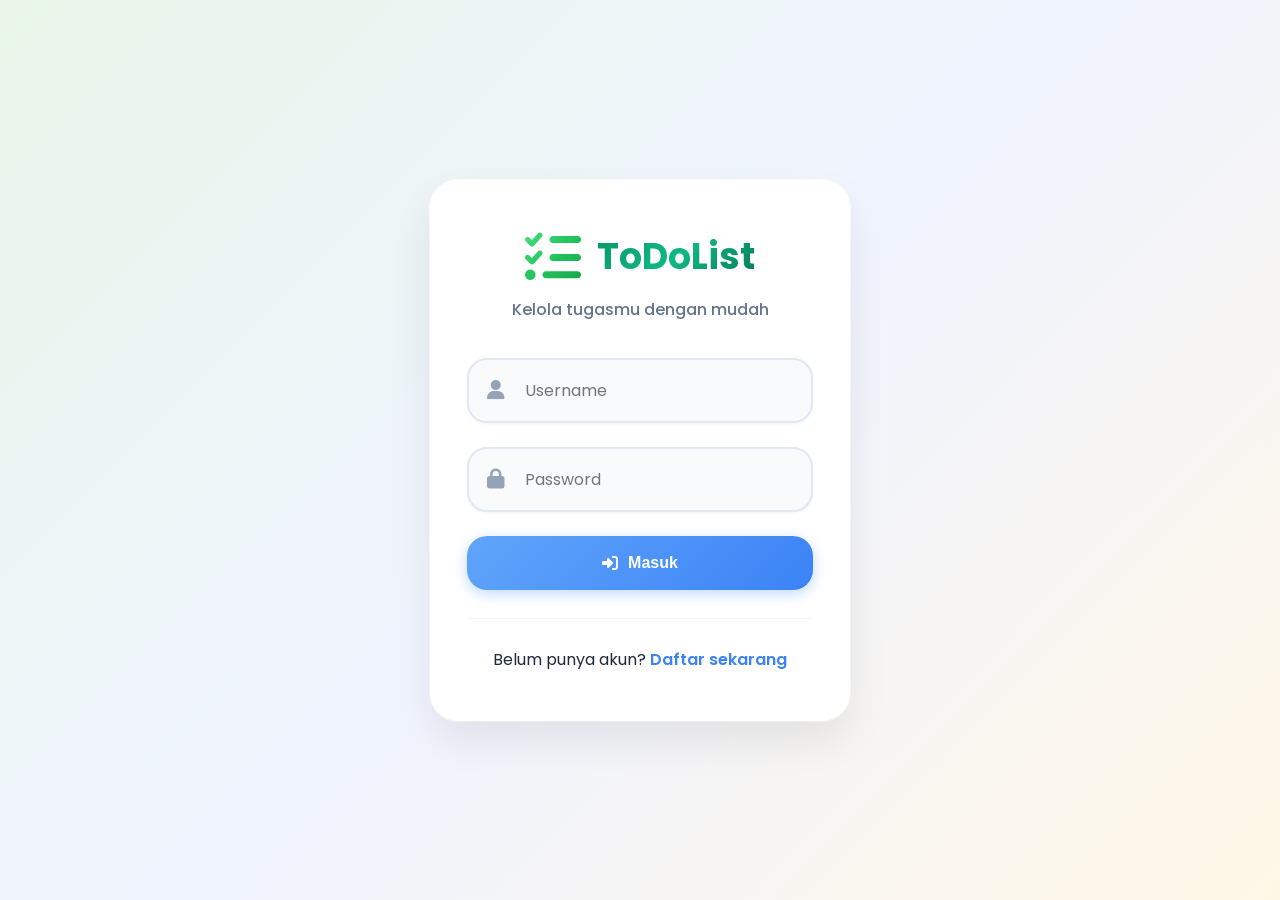
<file: ToDoList/index.html>
<!DOCTYPE html>
<html lang="id">
<head>
    <meta charset="UTF-8">
    <meta name="viewport" content="width=device-width, initial-scale=1.0">
    <title>ToDoList - Sederhana & Efektif</title>
    <link rel="stylesheet" href="style.css">
    <link href="https://fonts.googleapis.com/css2?family=Poppins:wght@300;400;500;600;700&display=swap" rel="stylesheet">
    <link rel="stylesheet" href="https://cdnjs.cloudflare.com/ajax/libs/font-awesome/6.4.0/css/all.min.css">
</head>
<body>
    <!-- Header -->
    <header class="header">
        <div class="header-left">
            <div class="logo">
                <i class="fas fa-tasks"></i> <!-- Ikon lebih premium -->
                <h1>ToDoList</h1>
            </div>
            <div class="user-info">
                <span class="username" id="username">Loading...</span>
                <i class="fas fa-circle status-dot"></i>
            </div>
        </div>
        <div class="header-stats">
            <div class="stat">
                <span id="totalCount">0</span>
                <small>Total</small>
            </div>
            <div class="stat">
                <span id="priorityCount" class="priority">0</span>
                <small>Penting</small>
            </div>
            <div class="stat">
                <span id="doneCount" class="done">0</span>
                <small>Selesai</small>
            </div>
        </div>
        <button class="logout-btn" id="logoutBtn" title="Keluar">
            <i class="fas fa-sign-out-alt"></i>
        </button>
    </header>

    <!-- Sisanya sama seperti sebelumnya -->
    <main class="main">
        <!-- Filter Tabs -->
        <div class="tabs">
            <button class="tab active" data-filter="all">
                <i class="fas fa-list"></i> Semua
            </button>
            <button class="tab" data-filter="today">
                <i class="fas fa-calendar-today"></i> Hari Ini
            </button>
            <button class="tab" data-filter="priority">
                <i class="fas fa-star"></i> Penting
            </button>
            <button class="tab" data-filter="done">
                <i class="fas fa-check-double"></i> Selesai
            </button>
        </div>

        <!-- Add Task Form -->
        <form class="add-task-form" id="addTaskForm">
            <div class="input-group">
                <input type="text" id="newTask" placeholder="Apa yang ingin kamu kerjakan hari ini?" maxlength="80" required>
                <button type="submit" class="add-btn">
                    <i class="fas fa-plus"></i>
                </button>
            </div>
            <div class="task-options">
                <label class="option">
                    <input type="checkbox" id="isPriority">
                    <i class="fas fa-star"></i>
                    <span>Penting</span>
                </label>
                <label class="option">
                    <input type="date" id="dueDate">
                    <i class="fas fa-calendar"></i>
                    <span>Tanggal</span>
                </label>
            </div>
        </form>

        <!-- Tasks List -->
        <div class="tasks-list" id="tasksList">
            <div class="empty-state">
                <i class="fas fa-clipboard-list"></i>
                <h2>Tidak ada tugas</h2>
                <p>Tulis tugas pertama kamu di atas</p>
            </div>
        </div>
    </main>

    <!-- Edit Modal -->
    <div class="modal" id="editModal">
        <div class="modal-content">
            <div class="modal-header">
                <h3><i class="fas fa-edit"></i> Edit Tugas</h3>
                <button class="close-btn" id="closeModal">
                    <i class="fas fa-times"></i>
                </button>
            </div>
            <form id="editForm">
                <input type="text" id="editTitle" placeholder="Nama tugas" maxlength="80" required>
                <div class="form-row">
                    <label class="option">
                        <input type="checkbox" id="editPriority">
                        <i class="fas fa-star"></i>
                        <span>Penting</span>
                    </label>
                    <label class="option">
                        <input type="date" id="editDueDate">
                        <i class="fas fa-calendar"></i>
                        <span>Tanggal</span>
                    </label>
                </div>
                <div class="modal-actions">
                    <button type="button" class="btn-secondary" id="deleteTaskBtn">Hapus</button>
                    <button type="submit" class="btn-primary">Simpan</button>
                </div>
            </form>
        </div>
    </div>

    <script src="script.js"></script>
</body>
</html>
</file>
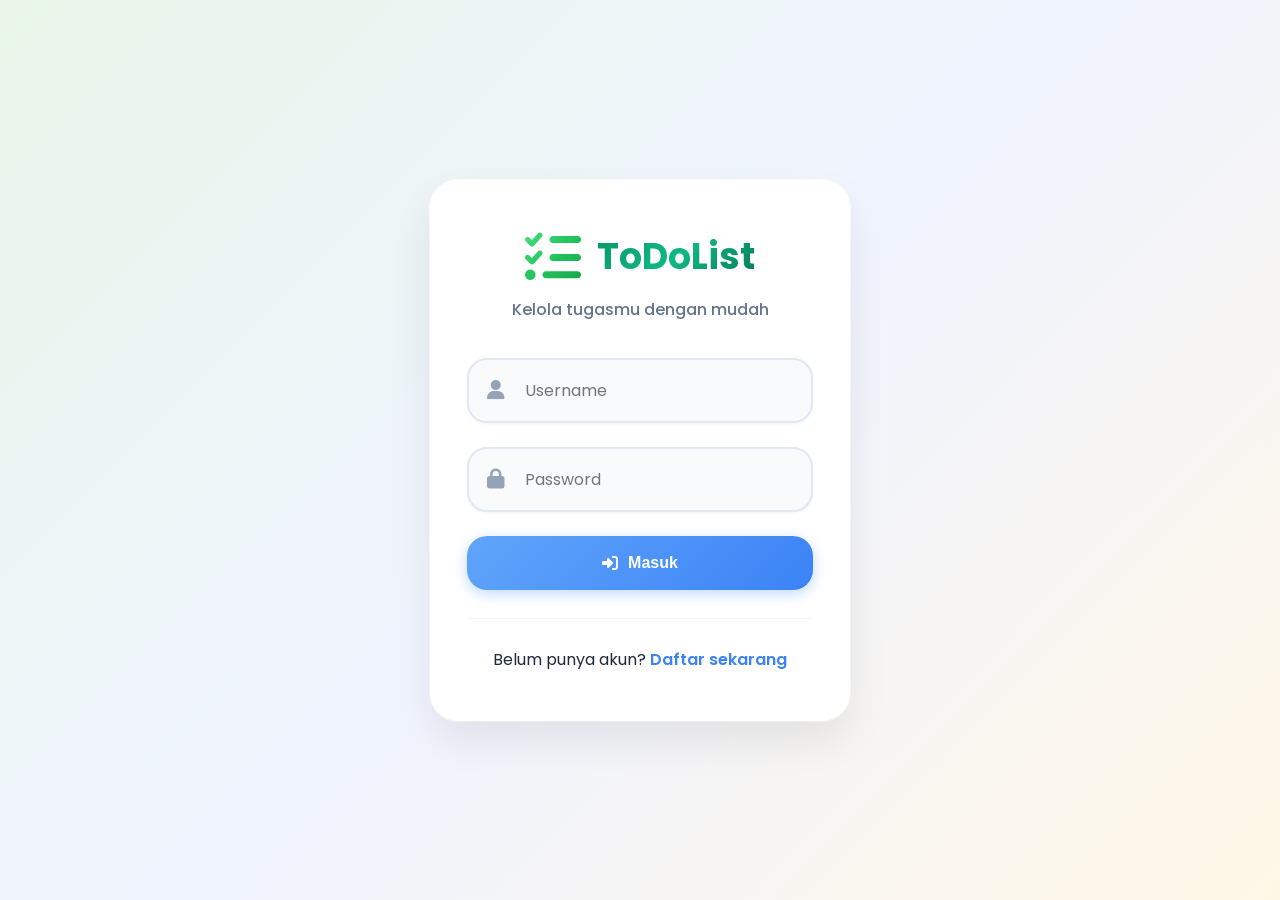
<file: ToDoList/login.html>
<!DOCTYPE html>
<html lang="id">
<head>
    <meta charset="UTF-8">
    <meta name="viewport" content="width=device-width, initial-scale=1.0">
    <title>ToDoList - Masuk</title>
    <link rel="stylesheet" href="style.css">
    <link href="https://fonts.googleapis.com/css2?family=Poppins:wght@300;400;500;600;700&display=swap" rel="stylesheet">
    <link rel="stylesheet" href="https://cdnjs.cloudflare.com/ajax/libs/font-awesome/6.4.0/css/all.min.css">
</head>
<body class="auth-page">
    <div class="auth-container">
        <div class="auth-card">
            <div class="logo">
                <i class="fas fa-tasks"></i> <!-- Ikon lebih premium -->
                <h1>ToDoList</h1>
            </div>
            <p class="subtitle">Kelola tugasmu dengan mudah</p>
            
            <form id="loginForm" class="auth-form">
                <div class="input-wrapper">
                    <input type="text" id="loginUsername" placeholder="Username" required>
                    <i class="fas fa-user"></i>
                </div>
                <div class="input-wrapper">
                    <input type="password" id="loginPassword" placeholder="Password" required>
                    <i class="fas fa-lock"></i>
                </div>
                <button type="submit" class="btn-primary full-width">
                    <i class="fas fa-sign-in-alt"></i>
                    Masuk
                </button>
            </form>
            
            <div class="auth-links">
                <p>Belum punya akun? <a href="register.html">Daftar sekarang</a></p>
            </div>
        </div>
    </div>
    <script src="script.js"></script>
</body>
</html>
</file>
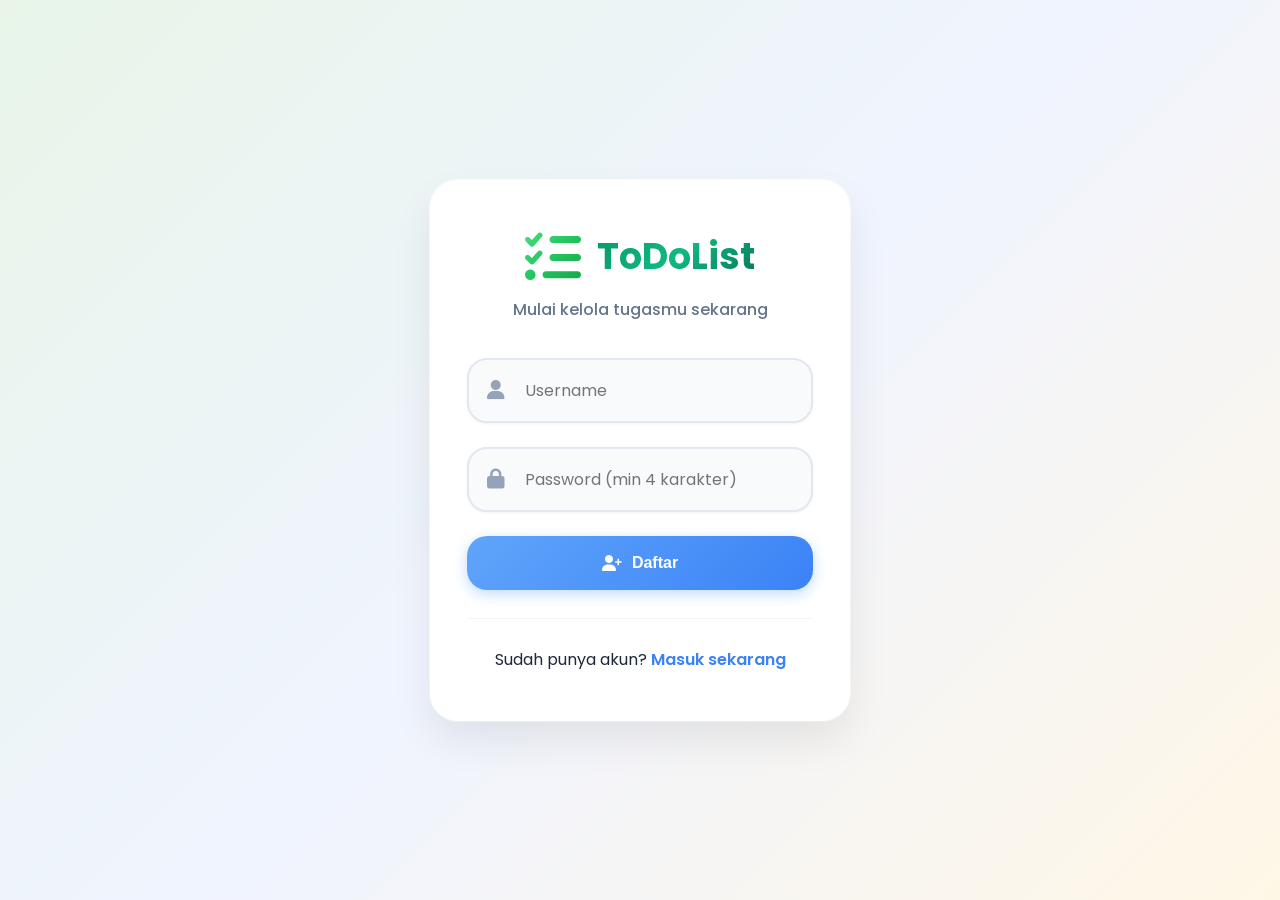
<file: ToDoList/register.html>
<!DOCTYPE html>
<html lang="id">
<head>
    <meta charset="UTF-8">
    <meta name="viewport" content="width=device-width, initial-scale=1.0">
    <title>ToDoList - Daftar</title>
    <link rel="stylesheet" href="style.css">
    <link href="https://fonts.googleapis.com/css2?family=Poppins:wght@300;400;500;600;700&display=swap" rel="stylesheet">
    <link rel="stylesheet" href="https://cdnjs.cloudflare.com/ajax/libs/font-awesome/6.4.0/css/all.min.css">
</head>
<body class="auth-page">
    <div class="auth-container">
        <div class="auth-card">
            <div class="logo">
                <i class="fas fa-tasks"></i> <!-- Ikon lebih premium -->
                <h1>ToDoList</h1>
            </div>
            <p class="subtitle">Mulai kelola tugasmu sekarang</p>
            
            <form id="registerForm" class="auth-form">
                <div class="input-wrapper">
                    <input type="text" id="registerUsername" placeholder="Username" required maxlength="20">
                    <i class="fas fa-user"></i>
                </div>
                <div class="input-wrapper">
                    <input type="password" id="registerPassword" placeholder="Password (min 4 karakter)" required minlength="4">
                    <i class="fas fa-lock"></i>
                </div>
                <button type="submit" class="btn-primary full-width">
                    <i class="fas fa-user-plus"></i>
                    Daftar
                </button>
            </form>
            
            <div class="auth-links">
                <p>Sudah punya akun? <a href="login.html">Masuk sekarang</a></p>
            </div>
        </div>
    </div>
    <script src="script.js"></script>
</body>
</html>
</file>
<file: ToDoList/style.css>
* {
    margin: 0;
    padding: 0;
    box-sizing: border-box;
}

body {
    font-family: 'Poppins', sans-serif;
    /* Warna background lebih soft & eye-friendly */
    background: linear-gradient(135deg, #e8f5e8 0%, #f0f4ff 50%, #fff7e6 100%);
    min-height: 100vh;
    color: #1e293b;
}

/* Auth Pages - Warna lebih soft */
.auth-page {
    display: flex;
    align-items: center;
    justify-content: center;
    min-height: 100vh;
    padding: 20px;
}

.auth-container {
    width: 100%;
    max-width: 420px;
}

.auth-card {
    background: rgba(255, 255, 255, 0.98);
    backdrop-filter: blur(25px);
    border-radius: 28px;
    padding: 48px 36px;
    box-shadow: 
        0 20px 40px rgba(0,0,0,0.08),
        0 0 0 1px rgba(255,255,255,0.9);
    text-align: center;
    border: 1px solid rgba(255,255,255,0.8);
}

.logo {
    display: flex;
    align-items: center;
    justify-content: center;
    gap: 16px;
    margin-bottom: 12px;
}

.logo i {
    font-size: 56px;
    /* Gradient ikon lebih soft */
    background: linear-gradient(135deg, #4ade80, #22c55e, #16a34a);
    -webkit-background-clip: text;
    -webkit-text-fill-color: transparent;
    background-clip: text;
}

.logo h1 {
    font-size: 36px;
    font-weight: 700;
    /* Gradient teks lebih soft */
    background: linear-gradient(135deg, #059669, #10b981, #047857);
    -webkit-background-clip: text;
    -webkit-text-fill-color: transparent;
    background-clip: text;
}

.subtitle {
    color: #64748b;
    margin-bottom: 36px;
    font-weight: 500;
    font-size: 16px;
}

.auth-form {
    display: flex;
    flex-direction: column;
    gap: 24px;
}

.input-wrapper {
    position: relative;
}

.input-wrapper input {
    width: 100%;
    padding: 18px 24px 18px 56px;
    border: 2px solid #e2e8f0;
    border-radius: 20px;
    font-size: 16px;
    background: #f8fafc;
    transition: all 0.3s cubic-bezier(0.4, 0, 0.2, 1);
    font-family: inherit;
    box-shadow: 0 1px 3px rgba(0,0,0,0.05);
}

.input-wrapper input:focus {
    outline: none;
    border-color: #60a5fa;
    background: #ffffff;
    box-shadow: 
        0 0 0 4px rgba(96, 165, 250, 0.1),
        0 4px 12px rgba(0,0,0,0.08);
    transform: translateY(-1px);
}

.input-wrapper i {
    position: absolute;
    left: 20px;
    top: 50%;
    transform: translateY(-50%);
    color: #94a3b8;
    font-size: 20px;
}

.btn-primary {
    /* Warna tombol lebih soft */
    background: linear-gradient(135deg, #60a5fa 0%, #3b82f6 100%);
    color: white;
    border: none;
    padding: 18px 28px;
    border-radius: 20px;
    font-size: 16px;
    font-weight: 600;
    cursor: pointer;
    transition: all 0.3s cubic-bezier(0.4, 0, 0.2, 1);
    display: flex;
    align-items: center;
    justify-content: center;
    gap: 10px;
    box-shadow: 0 4px 14px rgba(96, 165, 250, 0.4);
}

.btn-primary:hover {
    transform: translateY(-2px);
    box-shadow: 
        0 8px 25px rgba(96, 165, 250, 0.5),
        0 0 0 1px rgba(255,255,255,0.3);
}

.full-width {
    width: 100%;
}

.auth-links {
    margin-top: 28px;
    padding-top: 28px;
    border-top: 1px solid #f1f5f9;
}

.auth-links a {
    color: #3b82f6;
    text-decoration: none;
    font-weight: 600;
}

.auth-links a:hover {
    text-decoration: underline;
    color: #2563eb;
}

/* Main App - Warna lebih soft */
.header {
    background: rgba(255, 255, 255, 0.98);
    backdrop-filter: blur(25px);
    padding: 24px 40px;
    display: flex;
    align-items: center;
    justify-content: space-between;
    box-shadow: 
        0 4px 20px rgba(0,0,0,0.06),
        0 0 0 1px rgba(255,255,255,0.9);
}

.header-left {
    display: flex;
    align-items: center;
    gap: 28px;
}

.user-info {
    display: flex;
    align-items: center;
    gap: 10px;
    color: #475569;
    font-weight: 500;
    font-size: 15px;
}

.status-dot {
    color: #10b981;
    font-size: 10px;
    animation: pulse 2s infinite;
}

@keyframes pulse {
    0%, 100% { opacity: 1; }
    50% { opacity: 0.6; }
}

.header-stats {
    display: flex;
    gap: 28px;
}

.stat {
    text-align: center;
}

.stat span {
    display: block;
    font-size: 26px;
    font-weight: 700;
    line-height: 1;
}

.stat .priority {
    color: #eab308;
}

.stat .done {
    color: #059669;
}

.stat small {
    color: #64748b;
    font-size: 12px;
    font-weight: 500;
    text-transform: uppercase;
    letter-spacing: 0.5px;
}

.logout-btn {
    background: rgba(248, 250, 252, 0.8);
    border: 2px solid #e2e8f0;
    width: 52px;
    height: 52px;
    border-radius: 20px;
    color: #64748b;
    cursor: pointer;
    transition: all 0.3s cubic-bezier(0.4, 0, 0.2, 1);
    display: flex;
    align-items: center;
    justify-content: center;
}

.logout-btn:hover {
    border-color: #f87171;
    color: #f87171;
    background: rgba(248, 113, 113, 0.1);
    transform: scale(1.05);
}

.main {
    max-width: 900px;
    margin: 0 auto;
    padding: 48px 32px;
}

.tabs {
    display: flex;
    gap: 16px;
    margin-bottom: 40px;
    overflow-x: auto;
    padding-bottom: 16px;
}

.tab {
    flex: 1;
    min-width: 140px;
    padding: 18px 24px;
    background: rgba(255, 255, 255, 0.8);
    border: 2px solid #f1f5f9;
    border-radius: 20px;
    display: flex;
    align-items: center;
    gap: 10px;
    font-weight: 500;
    cursor: pointer;
    transition: all 0.3s cubic-bezier(0.4, 0, 0.2, 1);
    white-space: nowrap;
    color: #64748b;
}

.tab.active,
.tab:hover {
    background: linear-gradient(135deg, #60a5fa 0%, #3b82f6 100%);
    color: white;
    border-color: #3b82f6;
    transform: translateY(-2px);
    box-shadow: 0 8px 25px rgba(96, 165, 250, 0.3);
}

.add-task-form {
    background: rgba(255, 255, 255, 0.98);
    backdrop-filter: blur(25px);
    border-radius: 28px;
    padding: 40px;
    margin-bottom: 40px;
    box-shadow: 
        0 12px 40px rgba(0,0,0,0.08),
        0 0 0 1px rgba(255,255,255,0.9);
    border: 1px solid rgba(255,255,255,0.8);
}

.input-group {
    display: flex;
    gap: 20px;
    margin-bottom: 28px;
}

#newTask {
    flex: 1;
    padding: 22px 28px;
    border: 2px solid #e2e8f0;
    border-radius: 20px;
    font-size: 16px;
    background: #f8fafc;
    transition: all 0.3s cubic-bezier(0.4, 0, 0.2, 1);
    font-family: inherit;
    box-shadow: 0 2px 8px rgba(0,0,0,0.05);
}

#newTask:focus {
    outline: none;
    border-color: #10b981;
    background: #ffffff;
    box-shadow: 
        0 0 0 4px rgba(16, 185, 129, 0.15),
        0 6px 20px rgba(0,0,0,0.1);
    transform: translateY(-1px);
}

.add-btn {
    width: 68px;
    height: 68px;
    border: none;
    background: linear-gradient(135deg, #10b981, #059669);
    border-radius: 20px;
    color: white;
    font-size: 22px;
    cursor: pointer;
    transition: all 0.3s cubic-bezier(0.4, 0, 0.2, 1);
    box-shadow: 0 4px 16px rgba(16, 185, 129, 0.4);
}

.add-btn:hover {
    transform: translateY(-2px) scale(1.05);
    box-shadow: 0 8px 25px rgba(16, 185, 129, 0.5);
}

.task-options {
    display: flex;
    gap: 28px;
}

.option {
    display: flex;
    align-items: center;
    gap: 14px;
    cursor: pointer;
    padding: 16px 24px;
    border-radius: 16px;
    transition: all 0.3s cubic-bezier(0.4, 0, 0.2, 1);
    user-select: none;
    font-weight: 500;
    color: #64748b;
    border: 2px solid #f1f5f9;
    background: rgba(255,255,255,0.7);
}

.option:hover {
    background: rgba(96, 165, 250, 0.1);
    border-color: rgba(96, 165, 250, 0.3);
    transform: translateY(-1px);
}

.option input[type="checkbox"] {
    width: 22px;
    height: 22px;
    accent-color: #eab308;
    cursor: pointer;
    transform: scale(1.1);
}

.option input[type="date"] {
    padding: 10px 16px;
    border: 2px solid #e2e8f0;
    border-radius: 12px;
    font-family: inherit;
    background: #f8fafc;
    cursor: pointer;
    font-weight: 500;
    color: #374151;
}

.option input[type="date"]:focus {
    outline: none;
    border-color: #60a5fa;
    background: white;
    box-shadow: 0 0 0 3px rgba(96, 165, 250, 0.2);
}

.tasks-list {
    min-height: 500px;
}

.task-card {
    background: rgba(255, 255, 255, 0.98);
    backdrop-filter: blur(25px);
    border-radius: 24px;
    padding: 28px;
    margin-bottom: 24px;
    box-shadow: 
        0 8px 32px rgba(0,0,0,0.08),
        0 0 0 1px rgba(255,255,255,0.9);
    border-left: 6px solid transparent;
    transition: all 0.3s cubic-bezier(0.4, 0, 0.2, 1);
    display: flex;
    align-items: flex-start;
    gap: 20px;
}

.task-card:hover {
    transform: translateY(-2px);
    box-shadow: 
        0 16px 48px rgba(0,0,0,0.12),
        0 0 0 1px rgba(255,255,255,1);
}

.task-card.priority {
    border-left-color: #eab308;
}

.task-card.done {
    opacity: 0.75;
    border-left-color: #059669;
}

.task-card.done .task-title {
    text-decoration: line-through;
    color: #94a3b8;
}

.task-content {
    flex: 1;
}

.task-title {
    font-size: 20px;
    font-weight: 600;
    color: #1e293b;
    margin-bottom: 12px;
    line-height: 1.4;
}

.task-date {
    color: #64748b;
    font-size: 15px;
    display: flex;
    align-items: center;
    gap: 8px;
    padding: 8px 16px;
    background: rgba(96, 165, 250, 0.1);
    border-radius: 20px;
    font-weight: 500;
    max-width: max-content;
}

.task-date.overdue {
    background: rgba(239, 68, 68, 0.1);
    color: #f87171;
}

.task-actions {
    display: flex;
    gap: 12px;
    flex-shrink: 0;
}

.action-btn {
    width: 48px;
    height: 48px;
    border: none;
    border-radius: 16px;
    cursor: pointer;
    transition: all 0.3s cubic-bezier(0.4, 0, 0.2, 1);
    display: flex;
    align-items: center;
    justify-content: center;
    font-size: 18px;
    box-shadow: 0 2px 8px rgba(0,0,0,0.1);
}

.btn-edit {
    background: rgba(59, 130, 246, 0.15);
    color: #3b82f6;
}

.btn-edit:hover {
    background: rgba(59, 130, 246, 0.25);
    transform: scale(1.08) translateY(-1px);
}

.btn-delete {
    background: rgba(239, 68, 68, 0.15);
    color: #f87171;
}

.btn-delete:hover {
    background: rgba(239, 68, 68, 0.25);
    transform: scale(1.08) translateY(-1px);
}

.btn-toggle {
    background: rgba(16, 185, 129, 0.15);
    color: #10b981;
    width: 56px;
    height: 56px;
    font-size: 20px;
}

.btn-toggle:hover {
    background: rgba(16, 185, 129, 0.25);
    transform: scale(1.08) translateY(-1px);
}

.empty-state {
    text-align: center;
    padding: 100px 48px;
    color: #94a3b8;
}

.empty-state i {
    font-size: 72px;
    margin-bottom: 28px;
    opacity: 0.6;
}

.empty-state h2 {
    font-size: 26px;
    font-weight: 600;
    margin-bottom: 12px;
    color: #64748b;
}

/* Modal - Warna lebih soft */
.modal {
    position: fixed;
    top: 0;
    left: 0;
    width: 100%;
    height: 100%;
    background: rgba(0,0,0,0.4);
    display: none;
    align-items: center;
    justify-content: center;
    z-index: 1000;
    backdrop-filter: blur(8px);
}

.modal.active {
    display: flex;
}

.modal-content {
    background: rgba(255, 255, 255, 0.98);
    backdrop-filter: blur(25px);
    border-radius: 28px;
    width: 90%;
    max-width: 520px;
    max-height: 90vh;
    overflow-y: auto;
    box-shadow: 
        0 25px 60px rgba(0,0,0,0.2),
        0 0 0 1px rgba(255,255,255,0.9);
}

.modal-header {
    padding: 28px 36px;
    border-bottom: 1px solid #f1f5f9;
    display: flex;
    align-items: center;
    justify-content: space-between;
}

.modal-header h3 {
    display: flex;
    align-items: center;
    gap: 14px;
    font-size: 22px;
    font-weight: 600;
    color: #1e293b;
}

.close-btn {
    background: rgba(248, 250, 252, 0.8);
    border: 2px solid #e2e8f0;
    width: 44px;
    height: 44px;
    border-radius: 16px;
    color: #94a3b8;
    cursor: pointer;
    transition: all 0.3s cubic-bezier(0.4, 0, 0.2, 1);
    display: flex;
    align-items: center;
    justify-content: center;
}

.close-btn:hover {
    background: #f8fafc;
    color: #64748b;
    border-color: #cbd5e1;
    transform: scale(1.05);
}

#editForm {
    padding: 36px;
}

#editForm input[type="text"] {
    width: 100%;
    padding: 18px 24px;
    border: 2px solid #e2e8f0;
    border-radius: 20px;
    font-size: 16px;
    margin-bottom: 28px;
    background: #f8fafc;
    font-family: inherit;
    box-shadow: 0 2px 8px rgba(0,0,0,0.05);
    transition: all 0.3s ease;
}

#editForm input[type="text"]:focus {
    outline: none;
    border-color: #60a5fa;
    background: white;
    box-shadow: 
        0 0 0 4px rgba(96, 165, 250, 0.15),
        0 6px 20px rgba(0,0,0,0.1);
}

.form-row {
    display: flex;
    gap: 24px;
    margin-bottom: 36px;
}

.modal-actions {
    display: flex;
    gap: 20px;
    justify-content: flex-end;
}

.btn-secondary {
    padding: 14px 28px;
    background: #f8fafc;
    color: #64748b;
    border: 2px solid #e2e8f0;
    border-radius: 20px;
    font-weight: 500;
    cursor: pointer;
    transition: all 0.3s cubic-bezier(0.4, 0, 0.2, 1);
}

.btn-secondary:hover {
    background: #f1f5f9;
    border-color: #cbd5e1;
    transform: translateY(-1px);
}

/* Responsive - Optimized */
@media (max-width: 768px) {
    .header {
        padding: 20px 24px;
        flex-direction: column;
        gap: 20px;
        text-align: center;
    }
    
    .header-stats {
        gap: 20px;
    }
    
    .main {
        padding: 32px 20px;
    }
    
    .tabs {
        gap: 12px;
    }
    
    .tab {
        min-width: 120px;
        padding: 16px 20px;
        font-size: 15px;
    }
    
    .add-task-form {
        padding: 32px 24px;
    }
    
    .input-group {
        flex-direction: column;
    }
    
    .add-btn {
        width: 68px;
        height: 68px;
        align-self: flex-end;
    }
    
    .task-options {
        flex-direction: column;
        gap: 20px;
    }
    
    .task-card {
        padding: 24px;
        flex-direction: column;
        gap: 20px;
    }
    
    .form-row {
        flex-direction: column;
        gap: 20px;
    }
    
    .header-stats {
        flex-wrap: wrap;
        gap: 16px;
    }
}

@media (max-width: 480px) {
    .header-stats {
        flex-direction: column;
        gap: 16px;
    }
    
    .stat span {
        font-size: 24px;
    }
}
</file>
